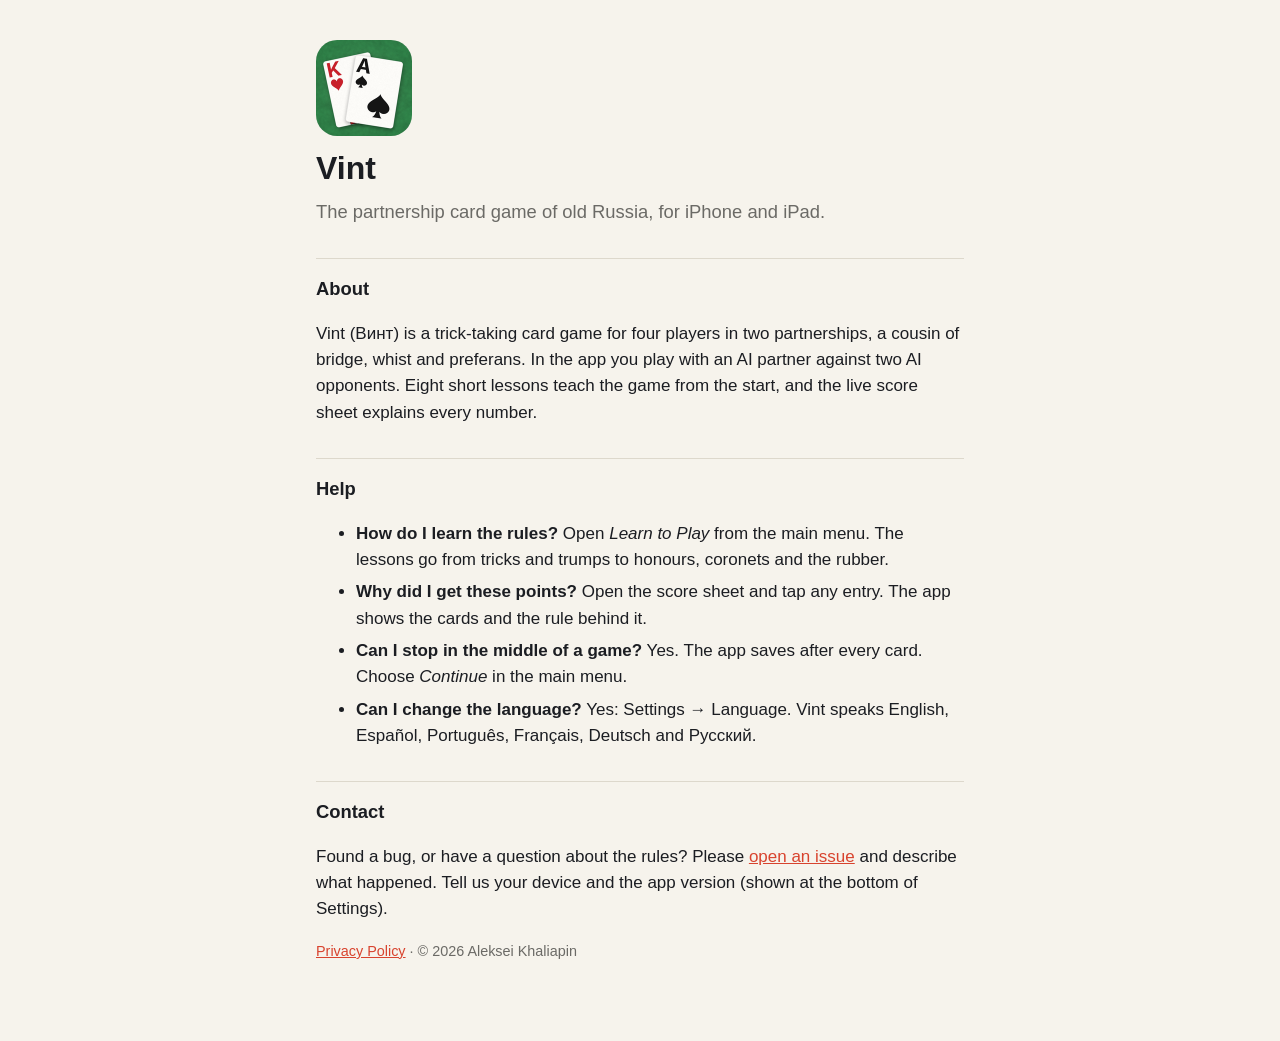
<file: index.html>
<!doctype html>
<html lang="en">
<head>
<meta charset="utf-8">
<meta name="viewport" content="width=device-width, initial-scale=1">
<title>Vint — Support</title>
<link rel="stylesheet" href="style.css">
</head>
<body>
<main>
<img class="icon" src="icon.png" alt="" width="96" height="96">
<h1>Vint</h1>
<p class="lead">The partnership card game of old Russia, for iPhone and iPad.</p>

<h2>About</h2>
<p>Vint (Винт) is a trick-taking card game for four players in two partnerships, a cousin of bridge,
whist and preferans. In the app you play with an AI partner against two AI opponents. Eight short
lessons teach the game from the start, and the live score sheet explains every number.</p>

<h2>Help</h2>
<ul>
  <li><strong>How do I learn the rules?</strong> Open <em>Learn to Play</em> from the main menu. The lessons go from tricks and trumps to honours, coronets and the rubber.</li>
  <li><strong>Why did I get these points?</strong> Open the score sheet and tap any entry. The app shows the cards and the rule behind it.</li>
  <li><strong>Can I stop in the middle of a game?</strong> Yes. The app saves after every card. Choose <em>Continue</em> in the main menu.</li>
  <li><strong>Can I change the language?</strong> Yes: Settings → Language. Vint speaks English, Español, Português, Français, Deutsch and Русский.</li>
</ul>

<h2 id="contact">Contact</h2>
<p>Found a bug, or have a question about the rules? Please
<a href="https://github.com/alehano/vint_public/issues">open an issue</a> and describe what happened. Tell us your device and the
app version (shown at the bottom of Settings).</p>

<p class="muted"><a href="privacy.html">Privacy Policy</a> · © 2026 Aleksei Khaliapin</p>
</main>
</body>
</html>
</file>
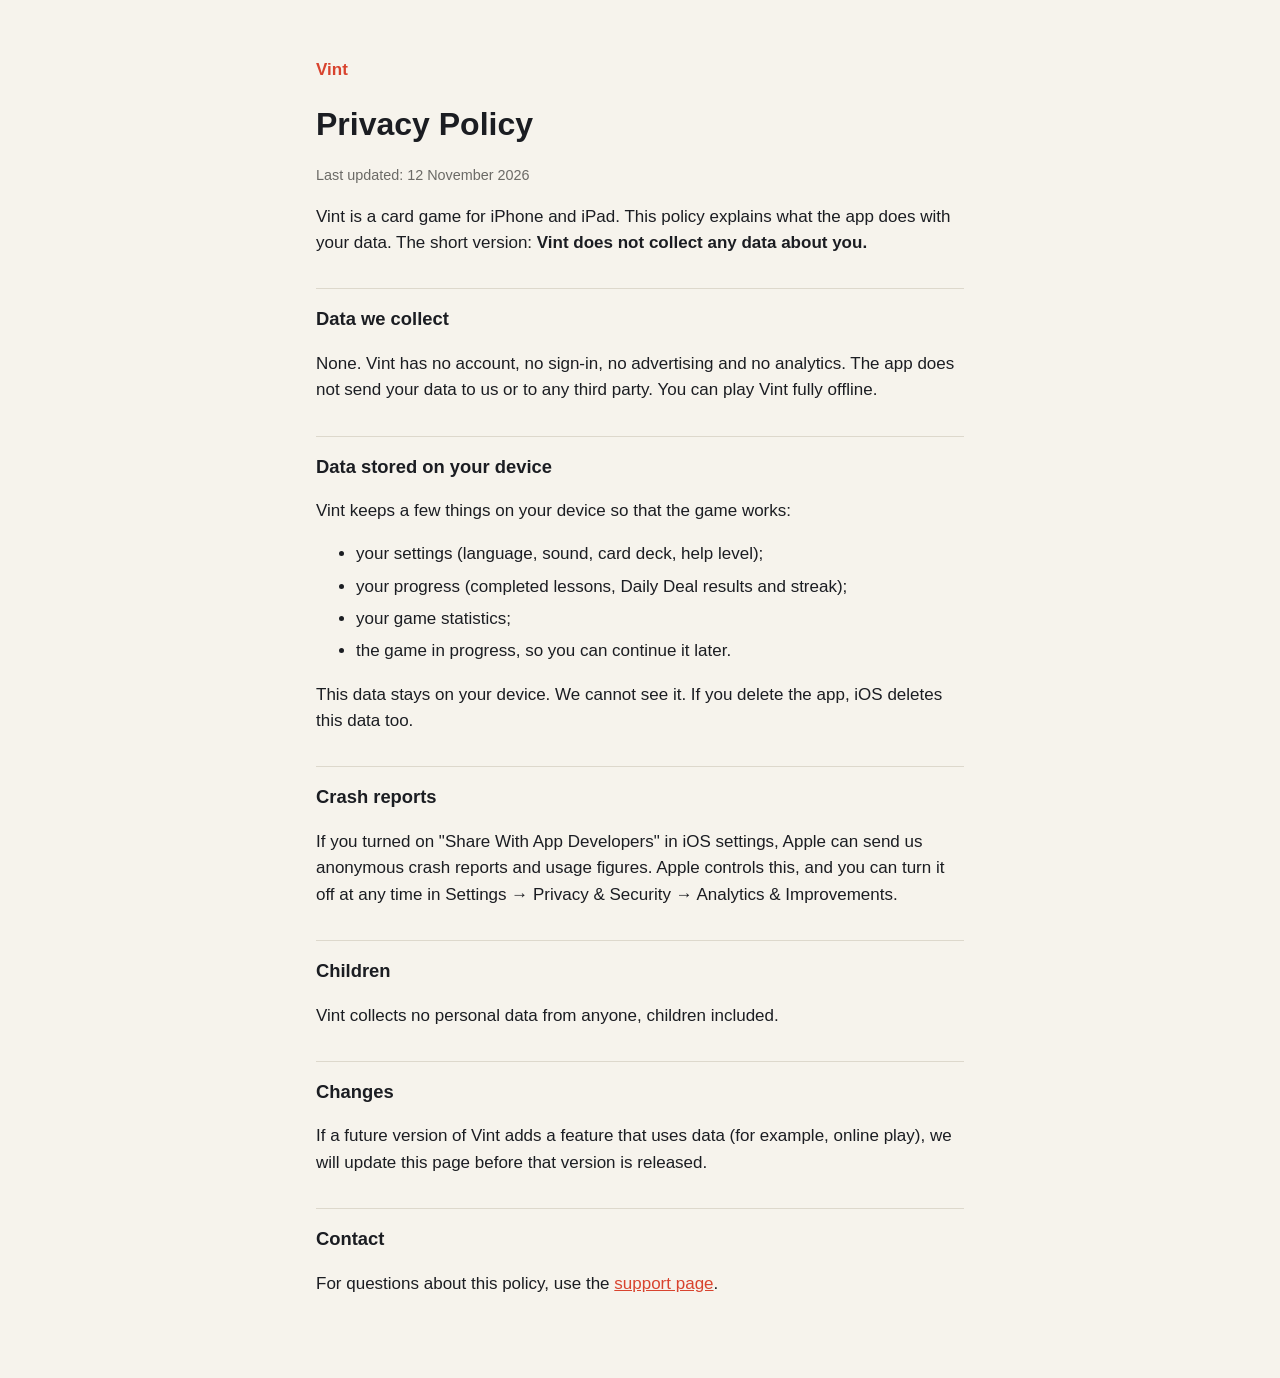
<file: privacy.html>
<!doctype html>
<html lang="en">
<head>
<meta charset="utf-8">
<meta name="viewport" content="width=device-width, initial-scale=1">
<title>Vint — Privacy Policy</title>
<link rel="stylesheet" href="style.css">
</head>
<body>
<main>
<p class="back"><a href="./">Vint</a></p>
<h1>Privacy Policy</h1>
<p class="muted">Last updated: 12 November 2026</p>

<p>Vint is a card game for iPhone and iPad. This policy explains what the app does with your data.
The short version: <strong>Vint does not collect any data about you.</strong></p>

<h2>Data we collect</h2>
<p>None. Vint has no account, no sign-in, no advertising and no analytics. The app does not send
your data to us or to any third party. You can play Vint fully offline.</p>

<h2>Data stored on your device</h2>
<p>Vint keeps a few things on your device so that the game works:</p>
<ul>
  <li>your settings (language, sound, card deck, help level);</li>
  <li>your progress (completed lessons, Daily Deal results and streak);</li>
  <li>your game statistics;</li>
  <li>the game in progress, so you can continue it later.</li>
</ul>
<p>This data stays on your device. We cannot see it. If you delete the app, iOS deletes this data too.</p>

<h2>Crash reports</h2>
<p>If you turned on "Share With App Developers" in iOS settings, Apple can send us anonymous crash
reports and usage figures. Apple controls this, and you can turn it off at any time in
Settings → Privacy &amp; Security → Analytics &amp; Improvements.</p>

<h2>Children</h2>
<p>Vint collects no personal data from anyone, children included.</p>

<h2>Changes</h2>
<p>If a future version of Vint adds a feature that uses data (for example, online play), we will
update this page before that version is released.</p>

<h2>Contact</h2>
<p>For questions about this policy, use the <a href="./#contact">support page</a>.</p>
</main>
</body>
</html>
</file>
<file: style.css>
:root { --bg: #f6f3ec; --ink: #1b1d22; --soft: #6b6a66; --accent: #d8432e; --line: #ddd8cc; }
@media (prefers-color-scheme: dark) { :root { --bg: #16181c; --ink: #ecebe6; --soft: #a3a19a; --accent: #ef6a52; --line: #2c2f35; } }
* { box-sizing: border-box; }
body { margin: 0; background: var(--bg); color: var(--ink); font: 17px/1.55 -apple-system, BlinkMacSystemFont, "Inter", "Segoe UI", sans-serif; }
main { max-width: 680px; margin: 0 auto; padding: 40px 16px 64px; }
h1 { font-size: 2rem; margin: 8px 0 4px; }
h2 { font-size: 1.15rem; margin: 32px 0 8px; padding-top: 16px; border-top: 1px solid var(--line); }
a { color: var(--accent); }
.lead { font-size: 1.15rem; color: var(--soft); margin-top: 0; }
.muted { color: var(--soft); font-size: .9rem; }
.icon { border-radius: 22%; display: block; }
.back a { text-decoration: none; font-weight: 600; }
li { margin: 6px 0; }
</file>
